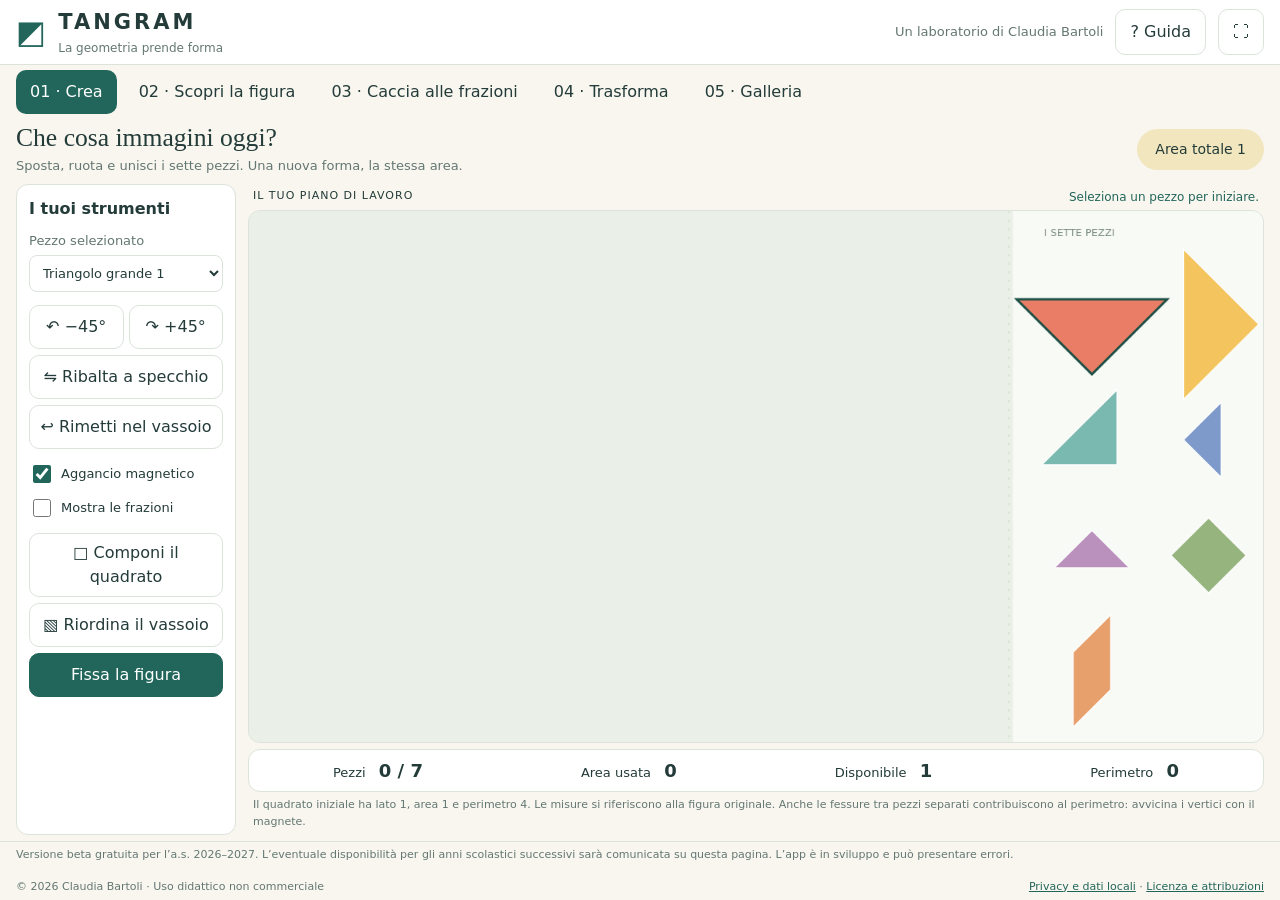
<file: index.html>
<!doctype html><html lang="it"><head><meta charset="utf-8"><meta name="viewport" content="width=device-width,initial-scale=1"><meta name="description" content="Tangram: un laboratorio di geometria, frazioni e creatività di Claudia Bartoli."><title>Tangram • La geometria prende forma</title><link rel="stylesheet" href="style.css?v=1.4"></head><body>
<header><div class="brand"><span class="logo">◩</span><div><b>TANGRAM</b><small>La geometria prende forma</small></div></div><div class="author">Un laboratorio di Claudia Bartoli</div><button id="help">? Guida</button><button id="full" aria-label="Schermo intero">⛶</button></header>
<nav aria-label="Ambienti"><button data-mode="create" class="active">01 · Crea</button><button data-mode="discover">02 · Scopri la figura</button><button data-mode="fraction">03 · Caccia alle frazioni</button><button data-mode="scene">04 · Trasforma</button><button data-mode="gallery">05 · Galleria</button></nav>
<main><section id="workspace"><div class="heading"><div><p class="eyebrow" id="eyebrow">SETTE PEZZI, INFINITE POSSIBILITÀ</p><h1 id="title">Che cosa immagini oggi?</h1><p id="subtitle">Sposta, ruota e unisci i sette pezzi. Una nuova forma, la stessa area.</p></div><span id="progress" class="pill">Area totale 1</span></div>
<div class="studio"><aside><div id="composeTools"><h2>I tuoi strumenti</h2><label>Pezzo selezionato<select id="pieceSelect"></select></label><div class="pair"><button id="left">↶ −45°</button><button id="right">↷ +45°</button></div><button id="flip">⇋ Ribalta a specchio</button><button id="return">↩ Rimetti nel vassoio</button><label class="check"><input type="checkbox" id="magnet" checked>Aggancio magnetico</label><label class="check"><input type="checkbox" id="fractions">Mostra le frazioni</label><button id="baseSquare">□ Componi il quadrato</button><button id="reset">▧ Riordina il vassoio</button><button id="hint" hidden>☀ Un piccolo aiuto <span id="hintCount">0</span></button><button id="newChallenge" hidden>↻ Nuova sfida</button><label id="targetLabel" hidden>Area da costruire<select id="target"></select></label><button id="newFraction" hidden>⚄ Frazione casuale</button><button id="fix" class="primary">Fissa la figura</button></div>
<div id="paintTools" hidden><h2>Dai spazio ai colori</h2><label class="check"><input id="divisions" type="checkbox" checked>Suddivisioni interne</label><p id="paintInfo">Secchiello: tocca un pezzo per riempirlo.</p><label>Colore<input id="color" type="color" value="#ef7c65"></label><div class="swatches"></div><label id="brushLabel">Dimensione pennello<input id="brushSize" type="range" min="2" max="40" value="12"></label><label class="check"><input id="eraser" type="checkbox">Gomma del pennello</label><button id="undo">↶ Annulla colore</button><button id="edit">Torna ai pezzi</button><button id="toScene">🏞 Inserisci uno sfondo</button></div>
<div id="sceneTools" hidden><h2>La tua scena</h2><label>Paesaggio<select id="background"><option>Bianco</option><option>Prato fiorito</option><option>Bosco</option><option>Mare</option><option>Montagna</option><option>Città</option><option>Spazio</option></select></label><button id="translate" class="primary">✥ Trasla: trascina la figura</button><button id="sceneRotate">↻ Ruota 15°</button><label>Riduci / aumenta<input id="scale" type="range" min="25" max="200" value="100"></label><p id="scaleInfo"></p><button id="duplicate">＋ Duplica la figura</button><button id="removeCopy">Rimuovi copia selezionata</button><button id="backPaint">Torna a colorare</button><p class="note">Traslare e ruotare conservano area e perimetro. Ridimensionare conserva le proporzioni, ma cambia le misure.</p></div>
<div id="saveTools" hidden><hr><label>Titolo della creazione<input id="creationName" maxlength="60" placeholder="La mia farfalla"></label><label>Racconta la figura<textarea id="story" maxlength="300" placeholder="Una breve storia, senza dati personali"></textarea></label><button id="save" class="primary">♡ Salva in galleria</button><button id="export">Salva immagine PNG</button><button id="sheet">Scheda geometrica PNG</button></div></aside>
<div class="boardWrap"><div class="boardHeader"><span id="stageLabel">IL TUO PIANO DI LAVORO</span><span id="status" role="status" aria-live="polite">Seleziona un pezzo per iniziare.</span></div><canvas id="board" width="1100" height="680" tabindex="0" aria-label="Piano Tangram: trascina i pezzi; usa anche Tab, selettore pezzi e frecce. R ruota, F ribalta."></canvas><div class="measure"><span>Pezzi <b id="piecesCount">0 / 7</b></span><span>Area usata <b id="areaValue">0</b></span><span>Disponibile <b id="remaining">1</b></span><span>Perimetro <b id="perimeter">—</b></span></div><p class="under">Il quadrato iniziale ha lato 1, area 1 e perimetro 4. Le misure si riferiscono alla figura originale. Anche le fessure tra pezzi separati contribuiscono al perimetro: avvicina i vertici con il magnete.</p></div></div></section>
<section id="gallery" hidden><p class="eyebrow">PICCOLI CAPOLAVORI, GRANDI SCOPERTE</p><h1>La tua galleria</h1><p>Le creazioni restano in questo browser. Esporta l’archivio per custodirle o portarle su un altro dispositivo.</p><div class="galleryBar"><button id="myGallery" class="active">Le mie creazioni</button><button id="challengeGallery">Scopri la figura</button><button id="backup">↓ Esporta archivio</button><label class="button">↑ Importa archivio<input id="import" type="file" accept="application/json" hidden></label><button id="clear" class="danger">Cancella tutti i dati</button></div><div id="cards"></div></section></main>
<footer><span style="flex-basis:100%">Versione beta gratuita per l’a.s. 2026–2027. L’eventuale disponibilità per gli anni scolastici successivi sarà comunicata su questa pagina. L’app è in sviluppo e può presentare errori.</span><span>© 2026 Claudia Bartoli · Uso didattico non commerciale</span><span><a href="privacy.html" target="_blank" rel="noopener">Privacy e dati locali</a> · <a href="licenza.html" target="_blank" rel="noopener">Licenza e attribuzioni</a></span></footer>
<dialog id="guide"><button class="close">Chiudi ×</button><h2>Una forma nuova, la stessa area</h2><p>Versione beta gratuita per l’a.s. 2026–2027. L’eventuale disponibilità per gli anni scolastici successivi sarà comunicata su questa pagina. L’app è in sviluppo e può presentare errori.</p><ol><li><b>Crea:</b> trascina i pezzi dal vassoio a destra sul piano a sinistra. Seleziona e ruota di 45°, ribalta il parallelogramma e prova l’aggancio magnetico.</li><li><b>Scopri la figura:</b> copri la sagoma bianca con tutti i pezzi. L’aiuto rivela la soluzione per 3 secondi e blocca i movimenti. Sono valide anche soluzioni alternative con lo stesso contorno.</li><li><b>Caccia alle frazioni:</b> usa solo i pezzi necessari per l’area richiesta, senza sovrapporli.</li><li><b>Colora:</b> con le suddivisioni usa il secchiello. Senza suddivisioni il pennello è libero di uscire dal contorno. Riempimenti e tratti restano visibili passando da una modalità all’altra.</li><li><b>Trasforma:</b> aggiungi un paesaggio, trasla, ruota o ridimensiona la figura. Puoi duplicarla per creare una scena.</li><li><b>Salva:</b> assegna un titolo e conserva il lavoro. Nella galleria delle sfide puoi riprovare per usare meno aiuti. Usa Salva immagine PNG o Scheda geometrica PNG per scaricare il lavoro; per stamparlo, apri il file scaricato e usa la stampa del visualizzatore di immagini.</li></ol><p>Tastiera: scegli il pezzo dal menu; frecce per spostarlo (Maiusc per piccoli passi), R per ruotare, F per ribaltare. Il perimetro comprende anche i contorni degli eventuali fori e si aggiorna durante la costruzione. Con l’aggancio attivo i movimenti che sovrappongono i pezzi vengono bloccati.</p><p>Evita nomi, cognomi e altri dati personali nei titoli. Il salvataggio automatico conserva anche il lavoro in corso. Su dispositivi condivisi i lavori sono visibili agli altri utilizzatori dello stesso browser.</p></dialog>
<div id="toast" role="status"></div><script src="geometry.js?v=1.4"></script><script src="sagome.js?v=1.4"></script><script src="app.js?v=1.5"></script></body></html>
</file>
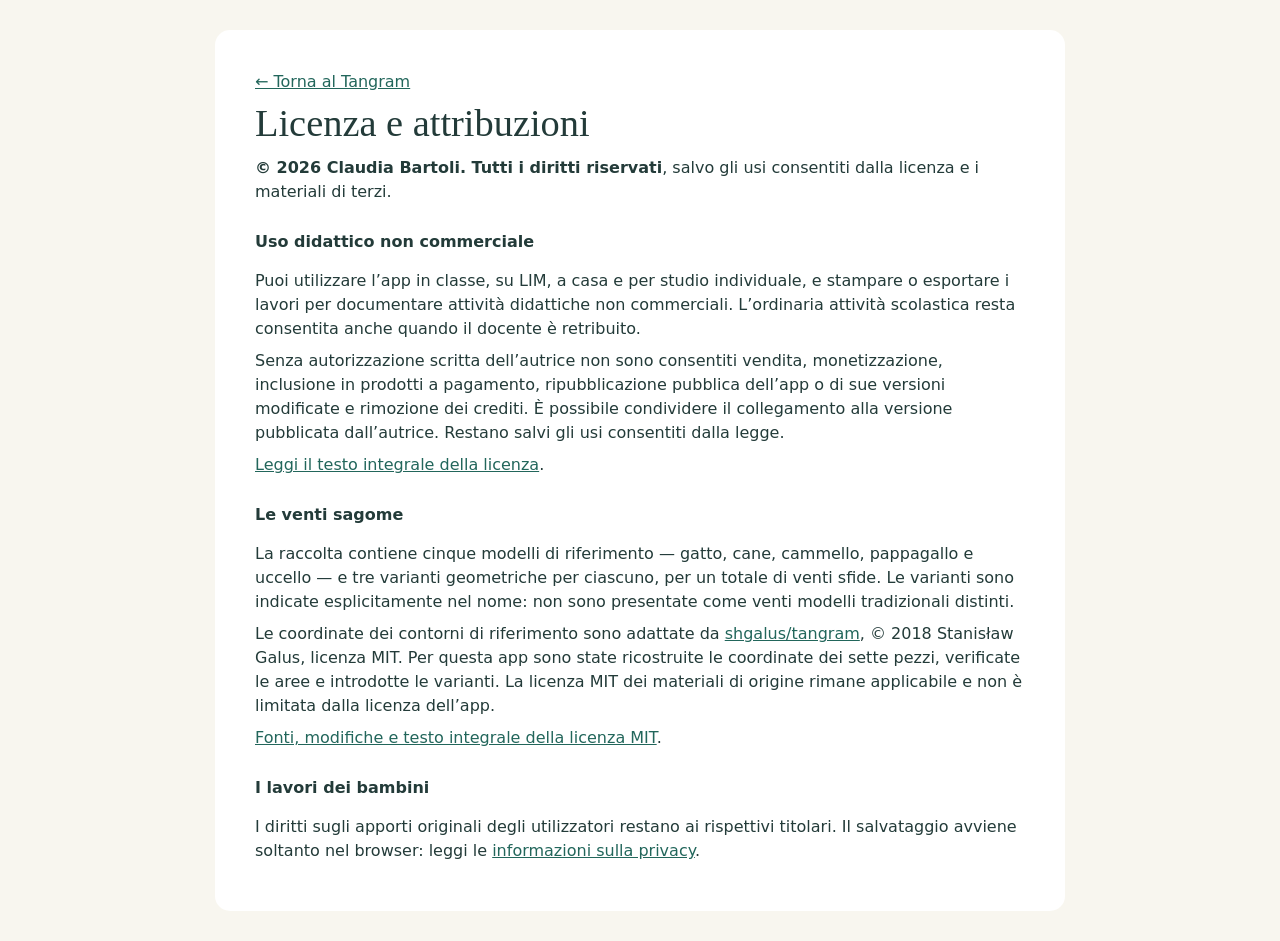
<file: licenza.html>
<!doctype html><html lang="it"><head><meta charset="utf-8"><meta name="viewport" content="width=device-width,initial-scale=1"><title>Licenza e attribuzioni · Tangram</title><link rel="stylesheet" href="style.css"></head><body><main class="legal"><a href="index.html">← Torna al Tangram</a><h1>Licenza e attribuzioni</h1><p><b>© 2026 Claudia Bartoli. Tutti i diritti riservati</b>, salvo gli usi consentiti dalla licenza e i materiali di terzi.</p><h2>Uso didattico non commerciale</h2><p>Puoi utilizzare l’app in classe, su LIM, a casa e per studio individuale, e stampare o esportare i lavori per documentare attività didattiche non commerciali. L’ordinaria attività scolastica resta consentita anche quando il docente è retribuito.</p><p>Senza autorizzazione scritta dell’autrice non sono consentiti vendita, monetizzazione, inclusione in prodotti a pagamento, ripubblicazione pubblica dell’app o di sue versioni modificate e rimozione dei crediti. È possibile condividere il collegamento alla versione pubblicata dall’autrice. Restano salvi gli usi consentiti dalla legge.</p><p><a href="LICENZA.txt">Leggi il testo integrale della licenza</a>.</p><h2>Le venti sagome</h2><p>La raccolta contiene cinque modelli di riferimento — gatto, cane, cammello, pappagallo e uccello — e tre varianti geometriche per ciascuno, per un totale di venti sfide. Le varianti sono indicate esplicitamente nel nome: non sono presentate come venti modelli tradizionali distinti.</p><p>Le coordinate dei contorni di riferimento sono adattate da <a href="https://github.com/shgalus/tangram" target="_blank" rel="noopener">shgalus/tangram</a>, © 2018 Stanisław Galus, licenza MIT. Per questa app sono state ricostruite le coordinate dei sette pezzi, verificate le aree e introdotte le varianti. La licenza MIT dei materiali di origine rimane applicabile e non è limitata dalla licenza dell’app.</p><p><a href="ATTRIBUZIONI.txt">Fonti, modifiche e testo integrale della licenza MIT</a>.</p><h2>I lavori dei bambini</h2><p>I diritti sugli apporti originali degli utilizzatori restano ai rispettivi titolari. Il salvataggio avviene soltanto nel browser: leggi le <a href="privacy.html">informazioni sulla privacy</a>.</p></main></body></html>
</file>
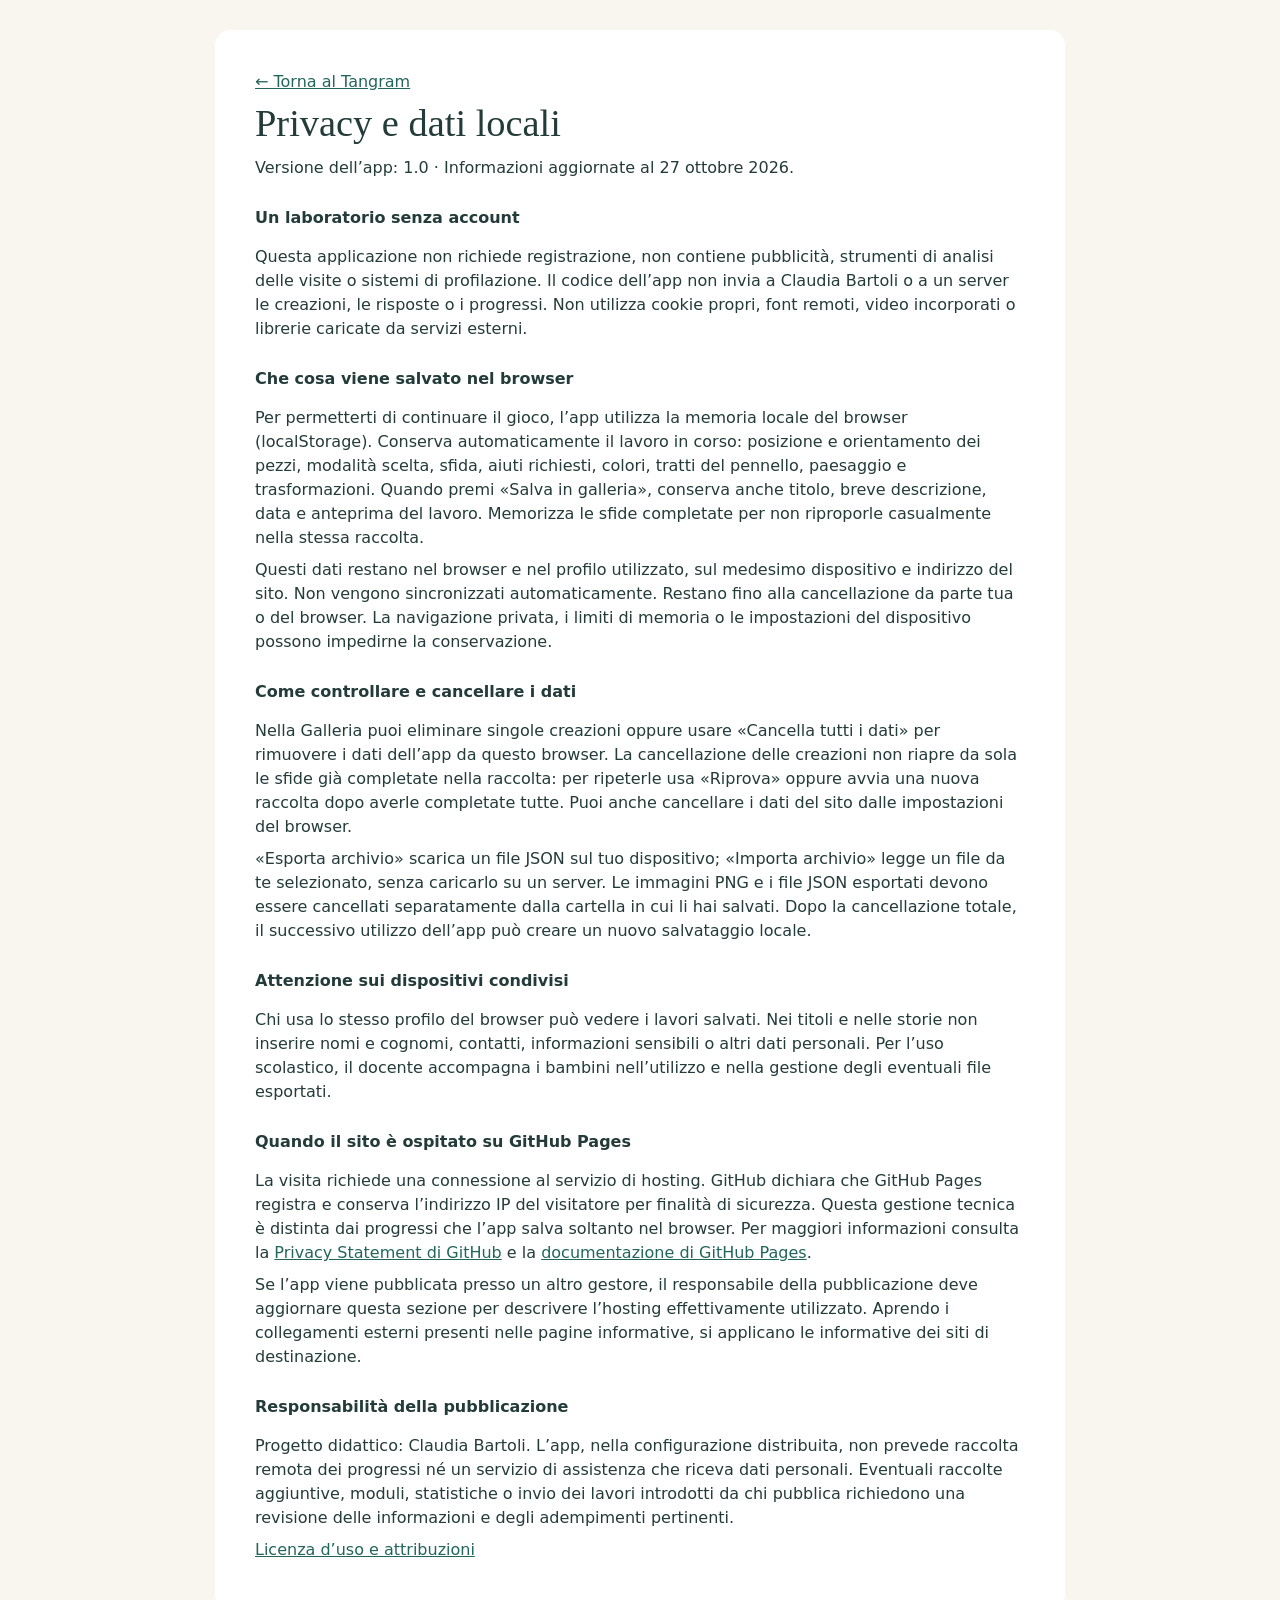
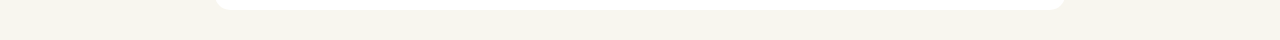
<file: privacy.html>
<!doctype html><html lang="it"><head><meta charset="utf-8"><meta name="viewport" content="width=device-width,initial-scale=1"><title>Privacy e dati locali · Tangram</title><link rel="stylesheet" href="style.css"></head><body><main class="legal"><a href="index.html">← Torna al Tangram</a><h1>Privacy e dati locali</h1><p>Versione dell’app: 1.0 · Informazioni aggiornate al 27 ottobre 2026.</p><h2>Un laboratorio senza account</h2><p>Questa applicazione non richiede registrazione, non contiene pubblicità, strumenti di analisi delle visite o sistemi di profilazione. Il codice dell’app non invia a Claudia Bartoli o a un server le creazioni, le risposte o i progressi. Non utilizza cookie propri, font remoti, video incorporati o librerie caricate da servizi esterni.</p><h2>Che cosa viene salvato nel browser</h2><p>Per permetterti di continuare il gioco, l’app utilizza la memoria locale del browser (localStorage). Conserva automaticamente il lavoro in corso: posizione e orientamento dei pezzi, modalità scelta, sfida, aiuti richiesti, colori, tratti del pennello, paesaggio e trasformazioni. Quando premi «Salva in galleria», conserva anche titolo, breve descrizione, data e anteprima del lavoro. Memorizza le sfide completate per non riproporle casualmente nella stessa raccolta.</p><p>Questi dati restano nel browser e nel profilo utilizzato, sul medesimo dispositivo e indirizzo del sito. Non vengono sincronizzati automaticamente. Restano fino alla cancellazione da parte tua o del browser. La navigazione privata, i limiti di memoria o le impostazioni del dispositivo possono impedirne la conservazione.</p><h2>Come controllare e cancellare i dati</h2><p>Nella Galleria puoi eliminare singole creazioni oppure usare «Cancella tutti i dati» per rimuovere i dati dell’app da questo browser. La cancellazione delle creazioni non riapre da sola le sfide già completate nella raccolta: per ripeterle usa «Riprova» oppure avvia una nuova raccolta dopo averle completate tutte. Puoi anche cancellare i dati del sito dalle impostazioni del browser.</p><p>«Esporta archivio» scarica un file JSON sul tuo dispositivo; «Importa archivio» legge un file da te selezionato, senza caricarlo su un server. Le immagini PNG e i file JSON esportati devono essere cancellati separatamente dalla cartella in cui li hai salvati. Dopo la cancellazione totale, il successivo utilizzo dell’app può creare un nuovo salvataggio locale.</p><h2>Attenzione sui dispositivi condivisi</h2><p>Chi usa lo stesso profilo del browser può vedere i lavori salvati. Nei titoli e nelle storie non inserire nomi e cognomi, contatti, informazioni sensibili o altri dati personali. Per l’uso scolastico, il docente accompagna i bambini nell’utilizzo e nella gestione degli eventuali file esportati.</p><h2>Quando il sito è ospitato su GitHub Pages</h2><p>La visita richiede una connessione al servizio di hosting. GitHub dichiara che GitHub Pages registra e conserva l’indirizzo IP del visitatore per finalità di sicurezza. Questa gestione tecnica è distinta dai progressi che l’app salva soltanto nel browser. Per maggiori informazioni consulta la <a href="https://docs.github.com/en/site-policy/privacy-policies/github-general-privacy-statement" rel="noopener" target="_blank">Privacy Statement di GitHub</a> e la <a href="https://docs.github.com/en/pages/getting-started-with-github-pages/what-is-github-pages" rel="noopener" target="_blank">documentazione di GitHub Pages</a>.</p><p>Se l’app viene pubblicata presso un altro gestore, il responsabile della pubblicazione deve aggiornare questa sezione per descrivere l’hosting effettivamente utilizzato. Aprendo i collegamenti esterni presenti nelle pagine informative, si applicano le informative dei siti di destinazione.</p><h2>Responsabilità della pubblicazione</h2><p>Progetto didattico: Claudia Bartoli. L’app, nella configurazione distribuita, non prevede raccolta remota dei progressi né un servizio di assistenza che riceva dati personali. Eventuali raccolte aggiuntive, moduli, statistiche o invio dei lavori introdotti da chi pubblica richiedono una revisione delle informazioni e degli adempimenti pertinenti.</p><p><a href="licenza.html">Licenza d’uso e attribuzioni</a></p></main></body></html>
</file>
<file: style.css>
:root{--ink:#233b39;--muted:#647773;--paper:#f8f6ef;--green:#22665b;--line:#dbe3da;--accent:#f5d576}*{box-sizing:border-box}body{margin:0;background:var(--paper);color:var(--ink);font:16px/1.5 system-ui,-apple-system,Segoe UI,sans-serif}header{display:flex;align-items:center;gap:18px;padding:18px 4vw;background:#fff;border-bottom:1px solid var(--line)}.brand{display:flex;align-items:center;gap:12px;margin-right:auto}.brand b{font-size:24px;letter-spacing:3px}.brand small{display:block;color:var(--muted);font-size:12px}.logo{font-size:45px;color:var(--green)}.author{font-size:13px;color:var(--muted)}button,.button,select,input,textarea{font:inherit}button,.button{cursor:pointer;border:1px solid var(--line);background:white;color:var(--ink);border-radius:10px;padding:10px 14px;min-height:44px;transition:background .15s}button:hover,.button:hover{background:#edf3ed}button:disabled{opacity:.45;cursor:default}button.primary,button.active,nav button.active{background:var(--green);border-color:var(--green);color:white}.danger{color:#a3362b}button:focus-visible,a:focus-visible,input:focus-visible,select:focus-visible,canvas:focus-visible{outline:3px solid #d89625;outline-offset:3px}nav{display:flex;gap:8px;padding:16px 4vw;overflow:auto;white-space:nowrap}nav button{border:0;background:transparent}main{max-width:1600px;margin:auto;padding:12px 4vw 35px}.heading{display:flex;align-items:center;justify-content:space-between;gap:15px;margin-bottom:22px}h1{font:500 clamp(27px,3vw,40px)/1.2 Georgia,serif;margin:6px 0 10px}p{margin:8px 0}.eyebrow{letter-spacing:2px;font-size:11px;font-weight:700;color:var(--green)}#subtitle{color:var(--muted);font-size:15px}.pill{background:#f2e6be;padding:10px 18px;border-radius:30px;white-space:nowrap;font-size:14px}.studio{display:grid;grid-template-columns:230px minmax(0,1fr);gap:22px}aside{background:#fff;border:1px solid var(--line);padding:20px;border-radius:18px}h2{font-size:16px;margin:0 0 15px}aside button{width:100%;margin:4px 0}label{display:block;font-size:13px;margin:10px 0;color:var(--muted)}select,input:not([type=checkbox]),textarea{display:block;width:100%;margin-top:5px;border:1px solid var(--line);padding:9px;border-radius:8px;background:#fff;color:var(--ink)}input[type=color]{height:45px;padding:3px}input[type=range]{padding:0;accent-color:var(--green)}.check{display:flex;align-items:center;gap:7px;color:var(--ink)}input[type=checkbox]{width:18px;height:18px;accent-color:var(--green)}.pair{display:flex;gap:5px}.pair button{padding:9px 4px}hr{border:0;border-top:1px solid var(--line);margin:20px 0}.boardWrap{min-width:0}.boardHeader{display:flex;justify-content:space-between;gap:10px;padding:10px 5px;font-size:11px;letter-spacing:1px}#status{letter-spacing:0;text-align:right;color:var(--green);font-size:12px}canvas{width:100%;height:auto;display:block;border:1px solid var(--line);border-radius:18px;touch-action:none;background:#e9f0e8}.measure{display:flex;justify-content:space-around;gap:10px;flex-wrap:wrap;background:#fff;border:1px solid var(--line);border-radius:12px;padding:16px;margin-top:12px;font-size:13px}.measure b{margin-left:9px;font-size:18px}.under,.note{font-size:12px;color:var(--muted);margin:12px 5px}.swatches{display:flex;flex-wrap:wrap;gap:6px}.swatches button{width:27px;min-height:27px;height:27px;border-radius:50%;padding:0;margin:0;border:2px solid #fff;box-shadow:0 0 0 1px #ccc}#paintInfo{font-size:13px}.galleryBar{display:flex;gap:8px;align-items:center;flex-wrap:wrap;margin:20px 0}.galleryBar label{margin:0}#cards{display:grid;grid-template-columns:repeat(auto-fill,minmax(230px,1fr));gap:18px}.card{background:#fff;border:1px solid var(--line);border-radius:15px;padding:15px}.card img{width:100%;border-radius:8px}.card p{font-size:13px}.card button{margin:3px}footer{padding:20px 4vw;display:flex;justify-content:space-between;gap:15px;flex-wrap:wrap;border-top:1px solid var(--line);font-size:12px;color:var(--muted)}a{color:var(--green)}dialog{max-width:680px;width:90%;border:1px solid var(--line);border-radius:18px;padding:28px;color:var(--ink)}dialog::backdrop{background:#173c3866}.close{float:right}li{margin-bottom:12px}#toast{position:fixed;bottom:25px;left:50%;transform:translateX(-50%);background:var(--ink);color:white;padding:14px 22px;border-radius:12px;max-width:90%;display:none;z-index:20}[hidden]{display:none!important}.legal{max-width:850px;background:white;padding:40px;margin:30px auto;border-radius:15px}.legal h2{margin-top:26px}@media(max-width:900px){.author{display:none}.studio{grid-template-columns:180px minmax(0,1fr)}aside{padding:12px}main{padding:10px 2vw}.heading{align-items:start}.pill{font-size:12px;padding:8px}.boardHeader{display:block}#status{display:block;text-align:left}.measure{font-size:11px}.measure b{font-size:15px}}@media(max-width:620px){header{padding:10px}.brand b{font-size:20px}.brand small{font-size:10px}.studio{display:flex;flex-direction:column-reverse}.heading{display:block}.pill{display:inline-block;margin-top:5px}aside{padding:15px}aside>div{display:flex;gap:8px;flex-wrap:wrap;align-items:center}aside button{width:auto}aside h2,aside p{width:100%}aside label{max-width:200px}.pair{display:inline-flex}.boardHeader{font-size:10px}nav{padding:8px}nav button{padding:8px;font-size:13px}.legal{padding:20px;margin:10px}.measure{padding:10px}}@media print{header,nav,aside,footer,.heading,.boardHeader,.under,#gallery,dialog,#toast{display:none!important}main{padding:0}.studio{display:block}canvas{border:0;max-height:85vh;object-fit:contain}.measure{border:0}body{background:white}}

/* v1.3: use the viewport, keeping Euclidean shapes at a uniform scale. */
body:has(#workspace){height:100dvh;display:flex;flex-direction:column;overflow:hidden}
body:has(#workspace) header{padding:7px 16px;gap:12px;flex:none}
body:has(#workspace) .logo{font-size:32px}
body:has(#workspace) .brand b{font-size:21px}
body:has(#workspace) nav{padding:5px 16px;flex:none}
body:has(#workspace) main{max-width:none;width:100%;margin:0;padding:4px 16px 6px;flex:1;min-height:0;overflow:auto}
#workspace{height:100%;display:flex;flex-direction:column;min-height:0}
.heading{margin-bottom:8px;flex:none}.heading .eyebrow{display:none}
.heading h1{font-size:clamp(23px,2vw,30px);margin:0 0 3px}
.heading #subtitle{margin:0;font-size:13px}
.studio{flex:1;min-height:0;grid-template-columns:220px minmax(0,1fr);gap:12px}
.studio aside{min-height:0;overflow:auto;padding:12px;border-radius:12px}
.studio aside button{padding:7px 10px;margin:3px 0}.studio h2{margin-bottom:8px}
.boardWrap{min-height:0;display:flex;flex-direction:column}
.boardHeader{padding:4px 5px;flex:none}
#board{width:100%;height:100%;min-height:0;flex:1;object-fit:contain;border-radius:12px}
.measure{flex:none;padding:7px 10px;margin-top:6px}.under{flex:none;margin:5px;font-size:11px}
body:has(#workspace) footer{padding:5px 16px;flex:none;font-size:11px}
@media(max-width:900px){.studio{grid-template-columns:175px minmax(0,1fr)}.boardHeader{font-size:10px}#status{font-size:11px}}
@media(max-width:620px){body:has(#workspace){height:auto;min-height:100dvh;overflow:auto}body:has(#workspace) main{overflow:visible;padding:6px}#workspace{height:auto}.studio{display:flex;min-height:auto}.studio aside{overflow:visible}.boardWrap{min-height:0}#board{flex:none;height:auto;aspect-ratio:1100/680}.heading #subtitle{font-size:12px}.heading .pill{padding:4px 10px}.under{font-size:10px}}
@media print{body:has(#workspace){height:auto;overflow:visible}#board{height:auto;flex:none}.studio aside{display:none}}

/* v1.4: bitmap and hit testing fill the viewport, without inert letterbox bands. */
#board{object-fit:fill;flex-basis:0;min-width:0}
@media(max-width:620px){#board{flex-basis:auto}}
</file>
